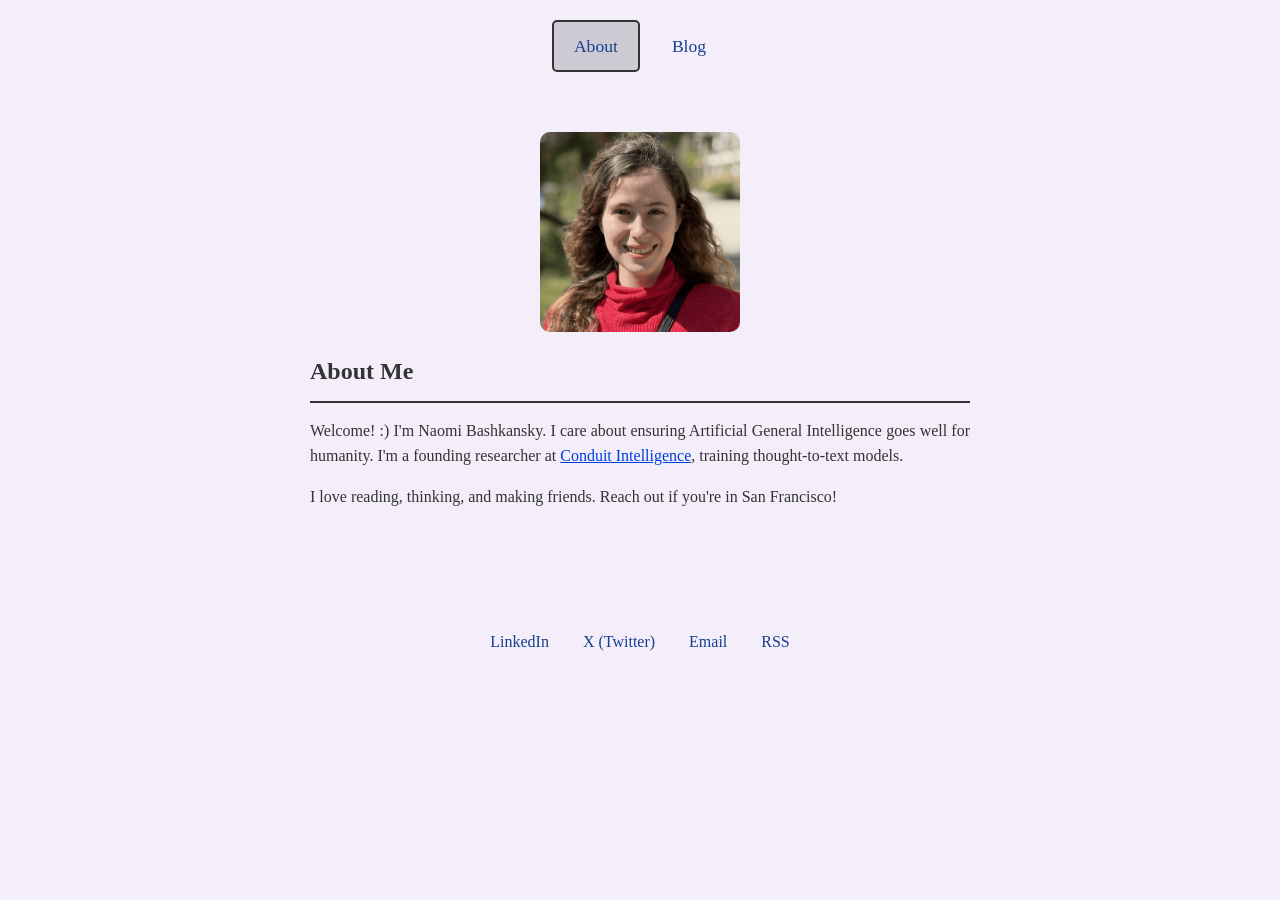
<file: index.html>
<!DOCTYPE html>
<html lang="en">
<head>
    <meta charset="UTF-8">
    <meta name="viewport" content="width=device-width, initial-scale=1.0">
    <link rel="alternate" type="application/rss+xml" title="Naomi Bashkansky's Blog" href="/rss.xml">
    <link rel="icon" type="image/png" href="/assets/logo.png">
    <link rel="stylesheet" href="/assets/thinking-mode.css?v=20260804-3">
    <title>Naomi Bashkansky | About Me</title>
    <style>
        * {
            margin: 0;
            padding: 0;
            box-sizing: border-box;
        }

        body {
            background-color: #f3eef9;
            font-family: 'Georgia', 'Garamond', serif;
            line-height: 1.6;
            color: #333;
        }

        a {
            color: #003edc;
        }

        a:hover {
            color: #005ec4;
        }


        header {
            padding: 20px 20px;
        }

        .header-top {
            text-align: center;
            margin-bottom: 20px;
        }

        h1 {
            font-size: 2.5em;
            margin-bottom: 0;
        }

        nav {
            text-align: center;
            display: flex;
            justify-content: center;
            gap: 10px;
        }

        nav a {
            color: #173f8f;
            text-decoration: none;
            padding: 10px 20px;
            border-radius: 5px;
            font-size: 1.1em;
            transition: background-color 0.3s ease, color 0.3s ease;
            border: 2px solid transparent;
        }

        nav a:hover {
            background-color: rgba(0, 0, 0, 0.1);
        }

        nav a.active {
            background-color: rgba(0, 0, 0, 0.15);
            border: 2px solid #333;
        }

        main {
            max-width: 700px;
            margin: 40px auto;
            padding: 0 20px;
        }

        section {
            margin-bottom: 40px;
        }

        h2 {
            font-size: 1.5em;
            margin-bottom: 15px;
            border-bottom: 2px solid #333;
            padding-bottom: 10px;
        }

        p {
            margin-bottom: 15px;
            text-align: justify;
        }

        .button {
            display: inline-block;
            background-color: #333;
            color: white;
            padding: 12px 30px;
            text-decoration: none;
            border-radius: 5px;
            font-size: 1.1em;
            transition: background-color 0.3s ease;
            margin-top: 20px;
        }

        .button:hover {
            background-color: #555;
        }

        .profile-image-swap {
            position: relative;
            width: 200px;
            height: 200px;
            margin: 20px auto;
        }

        .profile-image {
            position: absolute;
            inset: 0;
            width: 200px;
            height: 200px;
            border-radius: 10px;
            object-fit: cover;
            opacity: 0;
            transform: scale(0.96);
            transition: opacity 0.85s ease, transform 0.85s ease;
        }

        .profile-image.is-active {
            opacity: 1;
            transform: scale(1);
        }

        .profile-image-chess-younger { object-position: 100% center; }
        .profile-image-purple-sweater { object-position: 58% center; }

        .flower-bloom {
            position: absolute;
            z-index: 2;
            left: calc(50% + var(--flower-x));
            top: calc(50% + var(--flower-y));
            color: var(--flower-color);
            font-family: Georgia, serif;
            font-size: var(--flower-size);
            line-height: 1;
            opacity: 0;
            pointer-events: none;
            text-shadow: 0 0 5px rgba(192, 38, 211, 0.28);
            animation: flower-cycle var(--flower-duration) ease-out forwards;
        }

        @keyframes flower-cycle {
            0% { opacity: 0; transform: translate(-50%, -50%) scale(0.15) rotate(var(--flower-start-rotation)); }
            22% { opacity: 0.82; transform: translate(-50%, -50%) scale(1.08) rotate(var(--flower-end-rotation)); }
            58% { opacity: 0.7; transform: translate(-50%, -50%) scale(1) rotate(var(--flower-end-rotation)); }
            100% { opacity: 0; transform: translate(-50%, -50%) scale(0.78) rotate(var(--flower-end-rotation)); }
        }

        footer {
            text-align: center;
            padding: 40px 20px;
            color: #666;
            margin-top: 60px;
        }

        .social-links {
            margin-top: 20px;
        }

        .social-links a {
            color: #173f8f;
            text-decoration: none;
            margin: 0 15px;
            transition: color 0.3s ease;
        }

        .social-links a:hover {
            color: #005ec4;
        }
    </style>
    <link rel="stylesheet" href="/assets/site.css">
</head>
<body>
    <canvas class="thinking-background" aria-hidden="true"></canvas>
    <header>
        <nav>
            <a href="./" class="active">About</a>
            <a href="blog/">Blog</a>
        </nav>
    </header>

    <main>
        <section>
            <div class="profile-image-swap" tabindex="0" role="button" aria-label="Show next portrait of Naomi">
                <img src="assets/naomi.jpg" alt="Naomi" class="profile-image is-active">
                <img src="assets/portrait-hover.png" alt="Illustrated Naomi" class="profile-image">
                <img src="assets/naomi-chess-younger.png" alt="Young Naomi playing chess" class="profile-image profile-image-chess-younger">
                <img src="assets/naomi-purple-sweater.png" alt="Naomi in a purple sweater" class="profile-image profile-image-purple-sweater">
                <button class="thinking-toggle" type="button" aria-pressed="false">Thinking mode ✦</button>
            </div>
            <h2>About Me</h2>
            <p>
                Welcome! :) I'm Naomi Bashkansky. I care about ensuring Artificial General Intelligence goes well for humanity. I'm a founding researcher at <a href="https://condu.it/">Conduit Intelligence</a>, training thought-to-text models.
            </p>
            <p>
                I love reading, thinking, and making friends. Reach out if you're in San Francisco!
            </p>
        </section>

    </main>

    <footer>
        <div class="social-links">
            <a href="https://linkedin.com/in/naomibas" target="_blank">LinkedIn</a>
            <a href="https://x.com/NaomiBashkansky" target="_blank">X (Twitter)</a>
            <a href="mailto:nomichka@gmail.com">Email</a>
            <a href="rss.xml">RSS</a>
        </div>
    </footer>
    <script>
        const portrait = document.querySelector(".profile-image-swap");
        const flowerTypes = ["❀", "✿", "❁", "✾", "✽"];
        const flowerColors = ["#b51fc1", "#cc35d4", "#9e279f", "#df55cf"];
        let bloomTimer = null;
        let pointerActive = false;
        let keyboardActive = false;

        function randomBetween(min, max) {
            return min + Math.random() * (max - min);
        }

        function createFlower() {
            const flower = document.createElement("span");
            const angle = randomBetween(0, Math.PI * 2);
            const radius = randomBetween(112, 138);

            flower.className = "flower-bloom";
            flower.setAttribute("aria-hidden", "true");
            flower.textContent = flowerTypes[Math.floor(Math.random() * flowerTypes.length)];
            flower.style.setProperty("--flower-x", Math.cos(angle) * radius + "px");
            flower.style.setProperty("--flower-y", Math.sin(angle) * radius + "px");
            flower.style.setProperty("--flower-size", randomBetween(13, 27) + "px");
            flower.style.setProperty("--flower-duration", randomBetween(1.4, 2.2) + "s");
            flower.style.setProperty("--flower-color", flowerColors[Math.floor(Math.random() * flowerColors.length)]);
            flower.style.setProperty("--flower-start-rotation", randomBetween(-40, 40) + "deg");
            flower.style.setProperty("--flower-end-rotation", randomBetween(-12, 12) + "deg");
            flower.addEventListener("animationend", () => flower.remove(), { once: true });
            return flower;
        }

        const portraitImages = Array.from(portrait.querySelectorAll(".profile-image"));
        let portraitIndex = 0;

        function showNextPortrait() {
            portraitImages[portraitIndex].classList.remove("is-active");
            portraitIndex = (portraitIndex + 1) % portraitImages.length;
            const activePortrait = portraitImages[portraitIndex];
            activePortrait.classList.add("is-active");
            portrait.classList.toggle("is-chess-active", activePortrait.classList.contains("profile-image-chess-younger"));
        }

        function portraitIsActive() {
            return pointerActive || keyboardActive;
        }

        function scheduleFlower() {
            if (!portraitIsActive()) {
                bloomTimer = null;
                return;
            }

            portrait.append(createFlower());
            bloomTimer = window.setTimeout(scheduleFlower, randomBetween(190, 430));
        }

        function startFlowers() {
            if (bloomTimer !== null) {
                return;
            }

            const openingFlowers = Math.floor(randomBetween(2, 5));
            for (let index = 0; index < openingFlowers; index += 1) {
                portrait.append(createFlower());
            }
            bloomTimer = window.setTimeout(scheduleFlower, randomBetween(190, 430));
        }

        function stopFlowers() {
            if (portraitIsActive()) {
                return;
            }

            window.clearTimeout(bloomTimer);
            bloomTimer = null;
        }

        portrait.addEventListener("pointerenter", () => {
            pointerActive = true;
            startFlowers();
        });
        portrait.addEventListener("pointerleave", () => {
            pointerActive = false;
            keyboardActive = false;
            stopFlowers();
        });
        portrait.addEventListener("focus", () => {
            keyboardActive = true;
            startFlowers();
        });
        portrait.addEventListener("blur", () => {
            keyboardActive = false;
            if (!pointerActive) {
                stopFlowers();
            }
        });
        portrait.addEventListener("click", showNextPortrait);
        portrait.addEventListener("keydown", (event) => {
            if (event.target !== portrait) {
                return;
            }
            if (event.key === "Enter" || event.key === " ") {
                event.preventDefault();
                showNextPortrait();
            }
        });
    </script>
    <script src="/assets/thinking-mode.js"></script>
</body>
</html>
</file>
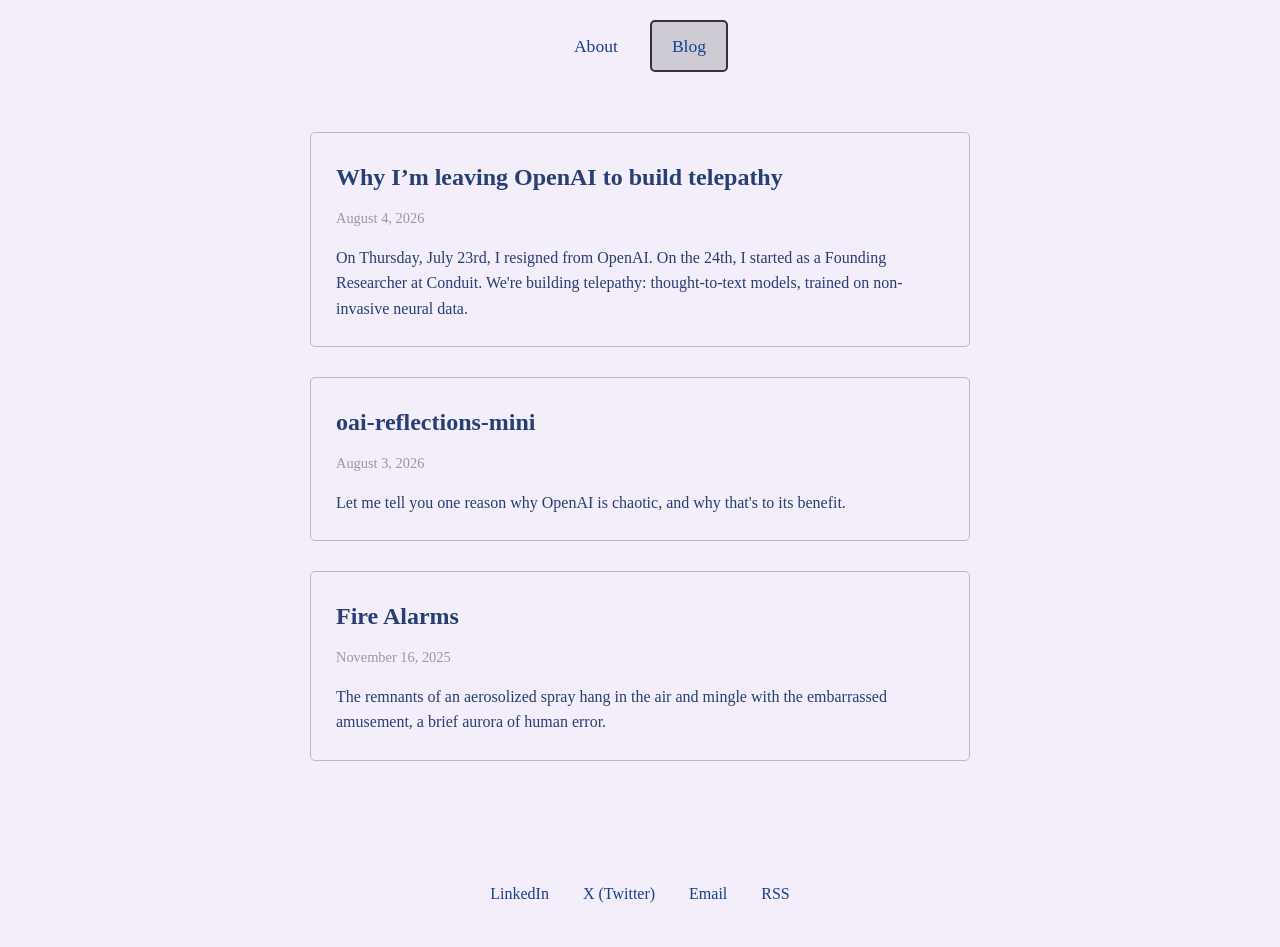
<file: blog/index.html>
<!DOCTYPE html>
<html lang="en">
<head>
    <meta charset="UTF-8">
    <meta name="viewport" content="width=device-width, initial-scale=1.0">
    <link rel="alternate" type="application/rss+xml" title="Naomi Bashkansky's Blog" href="/rss.xml">
    <link rel="icon" type="image/png" href="/assets/logo.png">
    <title>Naomi Bashkansky | Blog</title>
    <style>
        * {
            margin: 0;
            padding: 0;
            box-sizing: border-box;
        }

        body {
            background-color: #f3eef9;
            font-family: 'Georgia', 'Garamond', serif;
            line-height: 1.6;
            color: #333;
        }

        a {
            color: #003edc;
        }

        a:hover {
            color: #005ec4;
        }


        header {
            padding: 20px 20px;
        }

        .header-top {
            text-align: center;
            margin-bottom: 20px;
        }

        h1 {
            font-size: 2.5em;
            margin-bottom: 0;
        }

        nav {
            text-align: center;
            display: flex;
            justify-content: center;
            gap: 10px;
        }

        nav a {
            color: #173f8f;
            text-decoration: none;
            padding: 10px 20px;
            border-radius: 5px;
            font-size: 1.1em;
            transition: background-color 0.3s ease, color 0.3s ease;
            border: 2px solid transparent;
        }

        nav a:hover {
            background-color: rgba(0, 0, 0, 0.1);
        }

        nav a.active {
            background-color: rgba(0, 0, 0, 0.15);
            border: 2px solid #333;
        }

        main {
            max-width: 700px;
            margin: 40px auto;
            padding: 0 20px;
        }

        .blog-post-link {
            display: block;
            border: 1.5px solid #bbb;
            padding: 25px;
            margin-bottom: 30px;
            border-radius: 5px;
            transition: box-shadow 0.3s ease, border-color 0.3s ease;
            text-decoration: none;
            color: #263f75;
            cursor: pointer;
        }

        .blog-post-link:hover {
            box-shadow: 0 8px 16px rgba(0, 0, 0, 0.15);
            border-color: #315899;
        }

        .blog-post-link h2 {
            margin-bottom: 10px;
            font-size: 1.5em;
        }

        .blog-post-date {
            color: #999;
            font-size: 0.9em;
            margin-bottom: 15px;
        }

        .blog-post-link p {
            margin-bottom: 0;
        }

        footer {
            text-align: center;
            padding: 40px 20px;
            color: #666;
            margin-top: 60px;
        }

        .social-links {
            margin-top: 20px;
        }

        .social-links a {
            color: #173f8f;
            text-decoration: none;
            margin: 0 15px;
            transition: color 0.3s ease;
        }

        .social-links a:hover {
            color: #005ec4;
        }
    </style>
    <link rel="stylesheet" href="/assets/site.css">
</head>
<body>
    <header>
        <nav>
            <a href="../">About</a>
            <a href="./" class="active">Blog</a>
        </nav>
    </header>

    <main>
        <a href="telepathy/" class="blog-post-link">
            <h2>Why I’m leaving OpenAI to build telepathy</h2>
            <div class="blog-post-date">August 4, 2026</div>
            <p>On Thursday, July 23rd, I resigned from OpenAI. On the 24th, I started as a Founding Researcher at Conduit. We're building telepathy: thought-to-text models, trained on non-invasive neural data.</p>
        </a>

        <a href="oai-reflections-mini/" class="blog-post-link">
            <h2>oai-reflections-mini</h2>
            <div class="blog-post-date">August 3, 2026</div>
            <p>Let me tell you one reason why OpenAI is chaotic, and why that's to its benefit.</p>
        </a>

        <a href="fire-alarms/" class="blog-post-link">
            <h2>Fire Alarms</h2>
            <div class="blog-post-date">November 16, 2025</div>
            <p>
                The remnants of an aerosolized spray hang in the air and mingle with the embarrassed amusement, a brief aurora of human error.
            </p>
        </a>
    </main>

    <footer>
        <div class="social-links">
            <a href="https://linkedin.com/in/naomibas" target="_blank">LinkedIn</a>
            <a href="https://x.com/NaomiBashkansky" target="_blank">X (Twitter)</a>
            <a href="mailto:nomichka@gmail.com">Email</a>
            <a href="../rss.xml">RSS</a>
        </div>
    </footer>
</body>
</html>
</file>
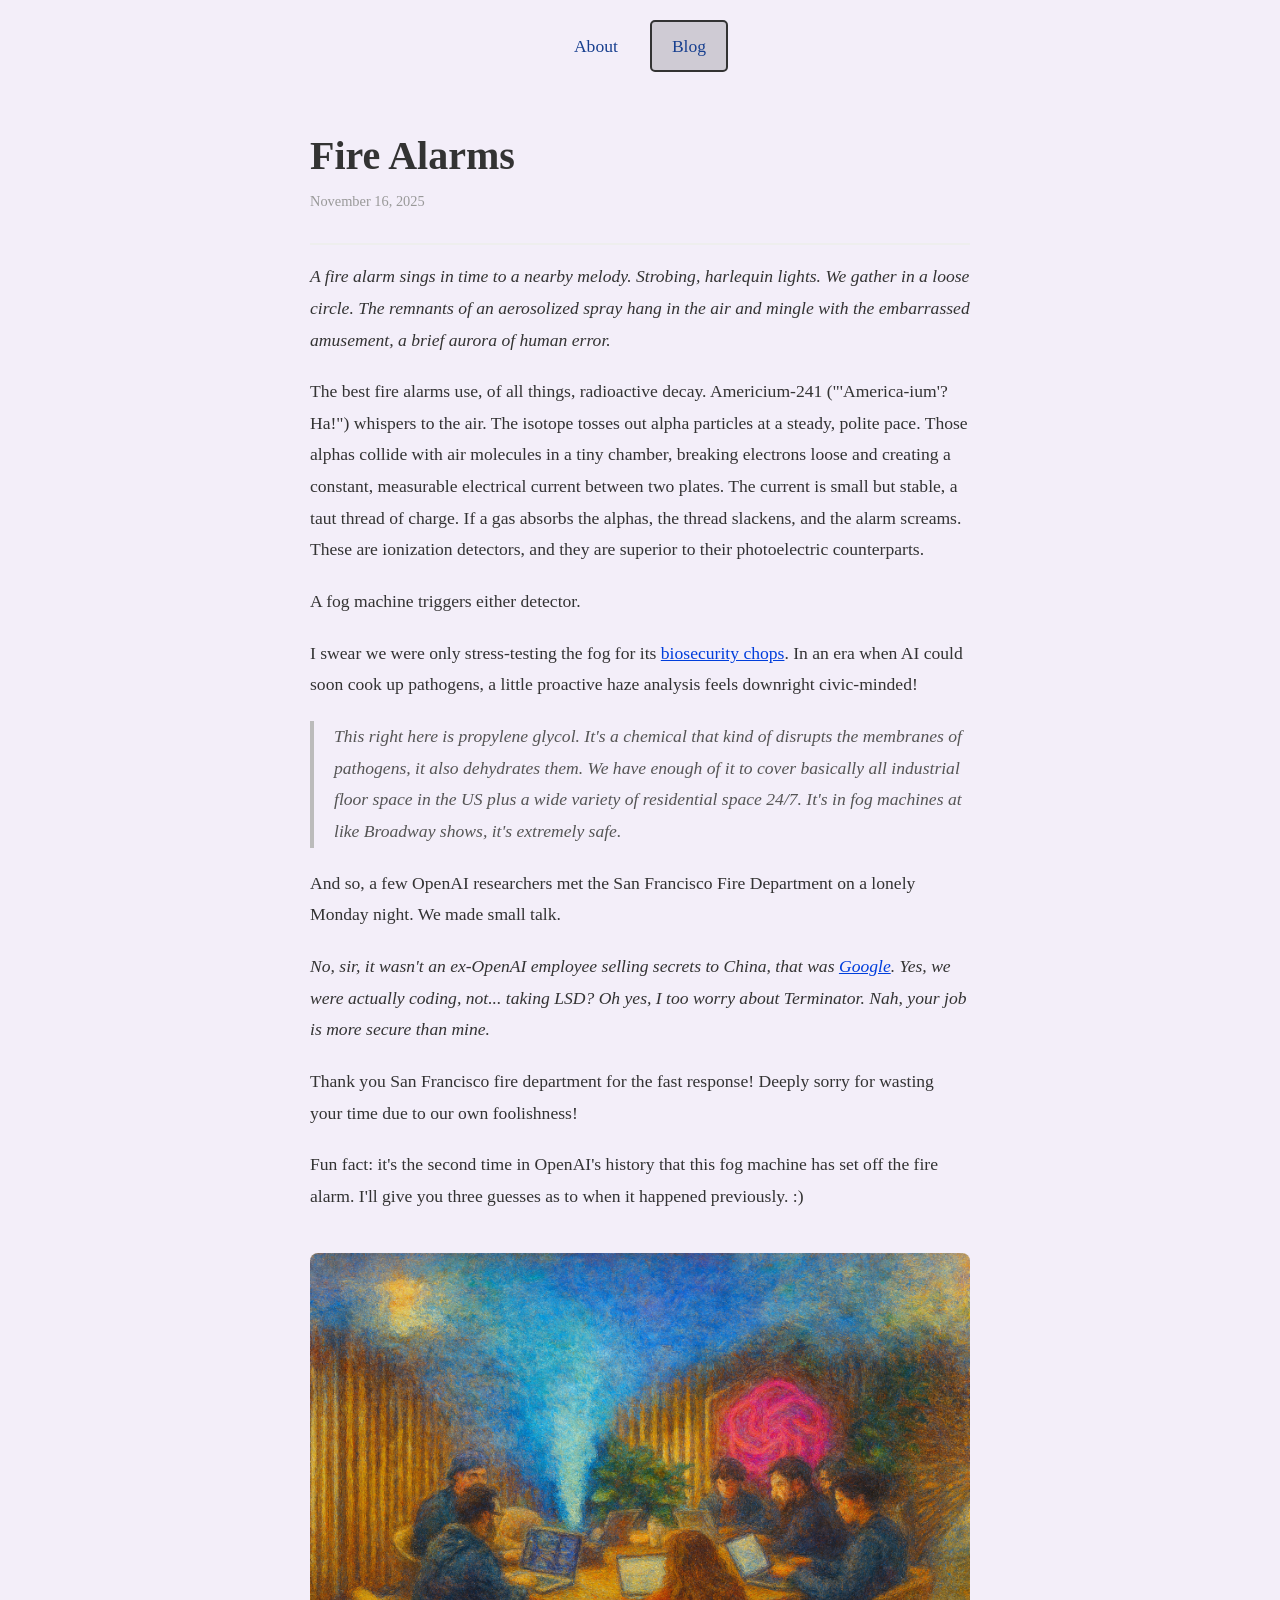
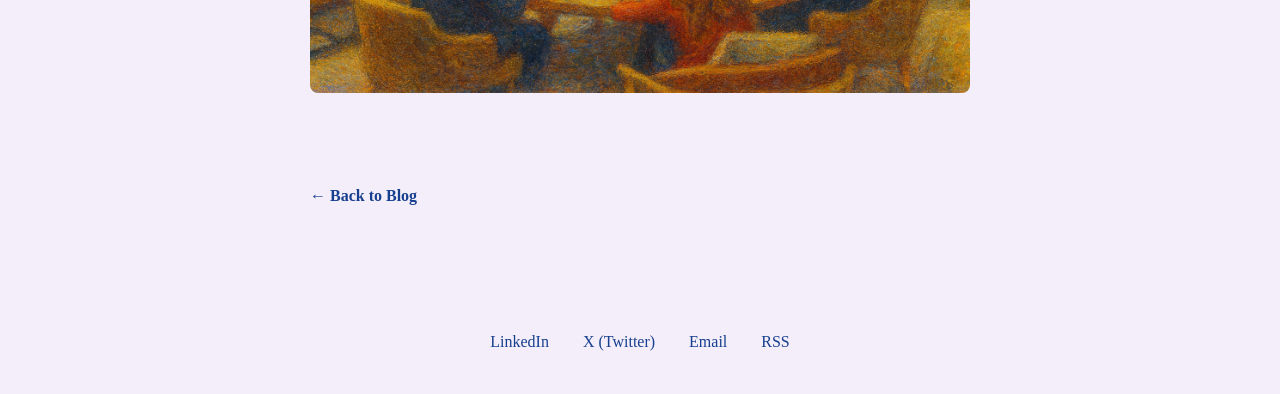
<file: blog/fire-alarms/index.html>
<!DOCTYPE html>
<html lang="en">
<head>
    <meta charset="UTF-8">
    <meta name="viewport" content="width=device-width, initial-scale=1.0">
    <link rel="alternate" type="application/rss+xml" title="Naomi Bashkansky's Blog" href="/rss.xml">
    <link rel="icon" type="image/png" href="/assets/logo.png">
    <title>Naomi Bashkansky | Fire Alarms</title>
    <style>
        * {
            margin: 0;
            padding: 0;
            box-sizing: border-box;
        }

        body {
            background-color: #f3eef9;
            font-family: 'Georgia', 'Garamond', serif;
            line-height: 1.6;
            color: #333;
        }

        a {
            color: #003edc;
        }

        a:hover {
            color: #005ec4;
        }


        header {
            padding: 20px 20px;
        }

        .header-top {
            text-align: center;
            margin-bottom: 20px;
        }

        h1 {
            font-size: 2.5em;
            margin-bottom: 0;
        }

        nav {
            text-align: center;
            display: flex;
            justify-content: center;
            gap: 10px;
        }

        nav a {
            color: #173f8f;
            text-decoration: none;
            padding: 10px 20px;
            border-radius: 5px;
            font-size: 1.1em;
            transition: background-color 0.3s ease, color 0.3s ease;
            border: 2px solid transparent;
        }

        nav a:hover {
            background-color: rgba(0, 0, 0, 0.1);
        }

        nav a.active {
            background-color: rgba(0, 0, 0, 0.15);
            border: 2px solid #333;
        }

        main {
            max-width: 700px;
            margin: 40px auto;
            padding: 0 20px;
        }

        .post-header {
            margin-bottom: 40px;
            border-bottom: 2px solid #eee;
            padding-bottom: 20px;
        }

        .post-date {
            color: #999;
            font-size: 0.9em;
            margin-bottom: 10px;
        }

        .post-content {
            font-size: 1.1em;
            line-height: 1.8;
        }

        .post-content p {
            margin-bottom: 20px;
        }

        .back-link {
            display: inline-block;
            margin-top: 40px;
            color: #173f8f;
            text-decoration: none;
            font-weight: bold;
            transition: color 0.3s ease;
        }

        .back-link:hover {
            color: #005ec4;
        }

        footer {
            text-align: center;
            padding: 40px 20px;
            color: #666;
            margin-top: 60px;
        }

        .social-links {
            margin-top: 20px;
        }

        .social-links a {
            color: #173f8f;
            text-decoration: none;
            margin: 0 15px;
            transition: color 0.3s ease;
        }

        .social-links a:hover {
            color: #005ec4;
        }

        blockquote {
            border-left: 4px solid #bbb;
            padding-left: 20px;
            margin-left: 0;
            margin-right: 0;
            font-style: italic;
            color: #555;
            margin-bottom: 20px;
        }
    </style>
    <link rel="stylesheet" href="/assets/site.css">
</head>
<body>
    <header>
        <nav>
            <a href="../../">About</a>
            <a href="../" class="active">Blog</a>
        </nav>
    </header>

    <main>
        <div class="post-header">
            <h1 class="post-title">Fire Alarms</h1>
            <div class="post-date">November 16, 2025</div>
        </div>

        <article class="post-content">
            <p><em>
                A fire alarm sings in time to a nearby melody. Strobing, harlequin lights. We gather in a loose circle. The remnants of an aerosolized spray hang in the air and mingle with the embarrassed amusement, a brief aurora of human error.
            </em></p>

            <p>
                The best fire alarms use, of all things, radioactive decay. Americium-241 ("'America-ium'? Ha!") whispers to the air. The isotope tosses out alpha particles at a steady, polite pace. Those alphas collide with air molecules in a tiny chamber, breaking electrons loose and creating a constant, measurable electrical current between two plates. The current is small but stable, a taut thread of charge. If a gas absorbs the alphas, the thread slackens, and the alarm screams. These are ionization detectors, and they are superior to their photoelectric counterparts.
            </p>

            <p>
                A fog machine triggers either detector.
            </p>
            <p>
                I swear we were only stress-testing the fog for its
                <a href="https://80000hours.org/podcast/episodes/andrew-snyder-beattie-four-pillars-biosecurity-pandemic/" target="_blank">biosecurity chops</a>.
                In an era when AI could soon cook up pathogens, a little proactive haze analysis feels downright civic-minded!
            </p>

            <blockquote>
                This right here is propylene glycol. It's a chemical that kind of disrupts the membranes of pathogens, it also dehydrates them. We have enough of it to cover basically all industrial floor space in the US plus a wide variety of residential space 24/7. It's in fog machines at like Broadway shows, it's extremely safe.
            </blockquote>

            <p>
                And so, a few OpenAI researchers met the San Francisco Fire Department on a lonely Monday night. We made small talk.
            </p>
            <p><em>
                No, sir, it wasn't an ex-OpenAI employee selling secrets to China, that was <a href="https://www.courthousenews.com/ex-google-employee-pleads-not-guilty-to-stealing-ai-secrets-for-chinese-companies/" target="_blank">Google</a>. Yes, we were actually coding, not... taking LSD? Oh yes, I too worry about Terminator. Nah, your job is more secure than mine.
            </em></p>
            <p>
                Thank you San Francisco fire department for the fast response! Deeply sorry for wasting your time due to our own foolishness!
            </p>

            <p>
                Fun fact: it's the second time in OpenAI's history that this fog machine has set off the fire alarm. I'll give you three guesses as to when it happened previously. :)
            </p>

            <p style="text-align: center; margin-top: 40px; margin-bottom: 40px;">
                <img src="../../assets/ghibli_fog_impressionist.png" alt="Ghibli-inspired fog" style="max-width: 100%; height: auto; border-radius: 8px;">
            </p>

        </article>

        <a href="../" class="back-link">← Back to Blog</a>
    </main>

    <footer>
        <div class="social-links">
            <a href="https://linkedin.com/in/naomibas" target="_blank">LinkedIn</a>
            <a href="https://x.com/NaomiBashkansky" target="_blank">X (Twitter)</a>
            <a href="mailto:nomichka@gmail.com">Email</a>
            <a href="../../rss.xml">RSS</a>
        </div>
    </footer>
</body>
</html>
</file>
<file: assets/thinking-mode.css>
/* Styles the About-page thought-to-text constellation mode. */

body {
    isolation: isolate;
}

.thinking-background {
    position: fixed;
    inset: 0;
    z-index: 0;
    width: 100%;
    height: 100%;
    opacity: 0;
    pointer-events: none;
    transition: opacity 0.7s ease;
}

body.thinking-mode .thinking-background {
    opacity: 1;
}

body > header,
body > main,
body > footer {
    position: relative;
    z-index: 1;
}

.thinking-toggle {
    position: absolute;
    top: calc(100% + 10px);
    left: 50%;
    z-index: 10;
    width: max-content;
    padding: 8px 13px;
    border: 1px solid rgba(64, 55, 112, 0.45);
    border-radius: 999px;
    background: rgba(247, 244, 252, 0.88);
    color: #3c3960;
    font: 0.82rem Georgia, Garamond, serif;
    cursor: pointer;
    box-shadow: 0 3px 12px rgba(60, 48, 100, 0.1);
    backdrop-filter: blur(6px);
    opacity: 0;
    visibility: hidden;
    pointer-events: none;
    transform: translate(-50%, -4px);
    transition: background-color 0.25s ease, box-shadow 0.25s ease, opacity 0.25s ease, transform 0.25s ease, visibility 0.25s;
}

.profile-image-swap.is-chess-active::after {
    content: "";
    position: absolute;
    top: 100%;
    left: 0;
    z-index: 9;
    width: 100%;
    height: 50px;
}

.profile-image-swap.is-chess-active:hover .thinking-toggle {
    opacity: 1;
    visibility: visible;
    pointer-events: auto;
    transform: translate(-50%, 0);
}

.thinking-toggle:hover {
    background: rgba(238, 230, 249, 0.96);
    box-shadow: 0 4px 16px rgba(92, 56, 130, 0.18);
    transform: translate(-50%, -1px);
}

.thinking-toggle[aria-pressed="true"] {
    background: rgba(218, 202, 241, 0.94);
    box-shadow: 0 0 18px rgba(146, 73, 180, 0.2);
}

@media (prefers-reduced-motion: reduce) {
    .thinking-background,
    .thinking-toggle {
        transition: none;
    }
}
</file>
<file: assets/site.css>
/* Defines the shared visual language for Naomi Bashkansky's website. */

:root {
    --site-background: #f3eef9;
    --site-ink: #333;
    --site-link: #003edc;
    --site-link-hover: #005ec4;
    --site-nav-link: #173f8f;
    --site-rule: #d9d0e2;
    --paper: var(--site-background);
    --ink: var(--site-ink);
    --muted: #746f7c;
    --rule: var(--site-rule);
    --accent: #315899;
    --accent-soft: #e7e0f0;
    --serif: Georgia, Garamond, serif;
    --mono: Georgia, Garamond, serif;
}

html,
body {
    background: var(--site-background);
}

body {
    color: var(--site-ink);
    font-family: Georgia, Garamond, serif;
}

a {
    color: var(--site-link);
}

a:hover {
    color: var(--site-link-hover);
}

body > header {
    margin: 0;
    padding: 20px;
}

body > header nav {
    display: flex;
    justify-content: center;
    gap: 10px;
    text-align: center;
}

body > header nav a {
    padding: 10px 20px;
    border: 2px solid transparent;
    border-radius: 5px;
    color: var(--site-nav-link);
    font-family: Georgia, Garamond, serif;
    font-size: 1.1rem;
    text-decoration: none;
    transition: background-color 0.3s ease, color 0.3s ease;
}

body > header nav a:hover {
    background-color: rgba(0, 0, 0, 0.1);
}

body > header nav a.active {
    border-color: var(--site-ink);
    background-color: rgba(0, 0, 0, 0.15);
}

.post-title {
    max-width: none;
    margin: 0 0 10px;
    color: var(--site-ink);
    font-family: Georgia, Garamond, serif;
    font-size: 40px;
    font-weight: 700;
    line-height: 1.2;
    letter-spacing: normal;
}

.post-date {
    margin: 0 0 10px;
    color: #999;
    font-family: Georgia, Garamond, serif;
    font-size: 0.9em;
    line-height: 1.6;
    letter-spacing: normal;
    text-transform: none;
}

.post-header,
main > header {
    margin-bottom: 1rem;
}

.post-content,
main > article {
    font-size: clamp(16.5px, calc(16.1px + 0.125vw), 17.6px);
    line-height: 1.8;
}

.site-back {
    display: block;
    width: min(100% - 3rem, 1120px);
    margin: 0 auto;
    color: var(--site-nav-link);
    font-weight: bold;
    text-decoration: none;
}

body > footer {
    margin-top: 60px;
    padding: 40px 20px;
    border-top: 0;
    color: #666;
    font-family: Georgia, Garamond, serif;
    font-size: 1rem;
    letter-spacing: normal;
    text-align: center;
    text-transform: none;
}

body > footer a {
    margin: 0 15px;
    color: var(--site-nav-link);
    text-decoration: none;
}

body > footer a:hover,
.site-back:hover {
    color: var(--site-link-hover);
}

::selection {
    background: #d9cae7;
}

@media (max-width: 560px) {
    body > footer a {
        margin: 0 7px;
    }
}
</file>
